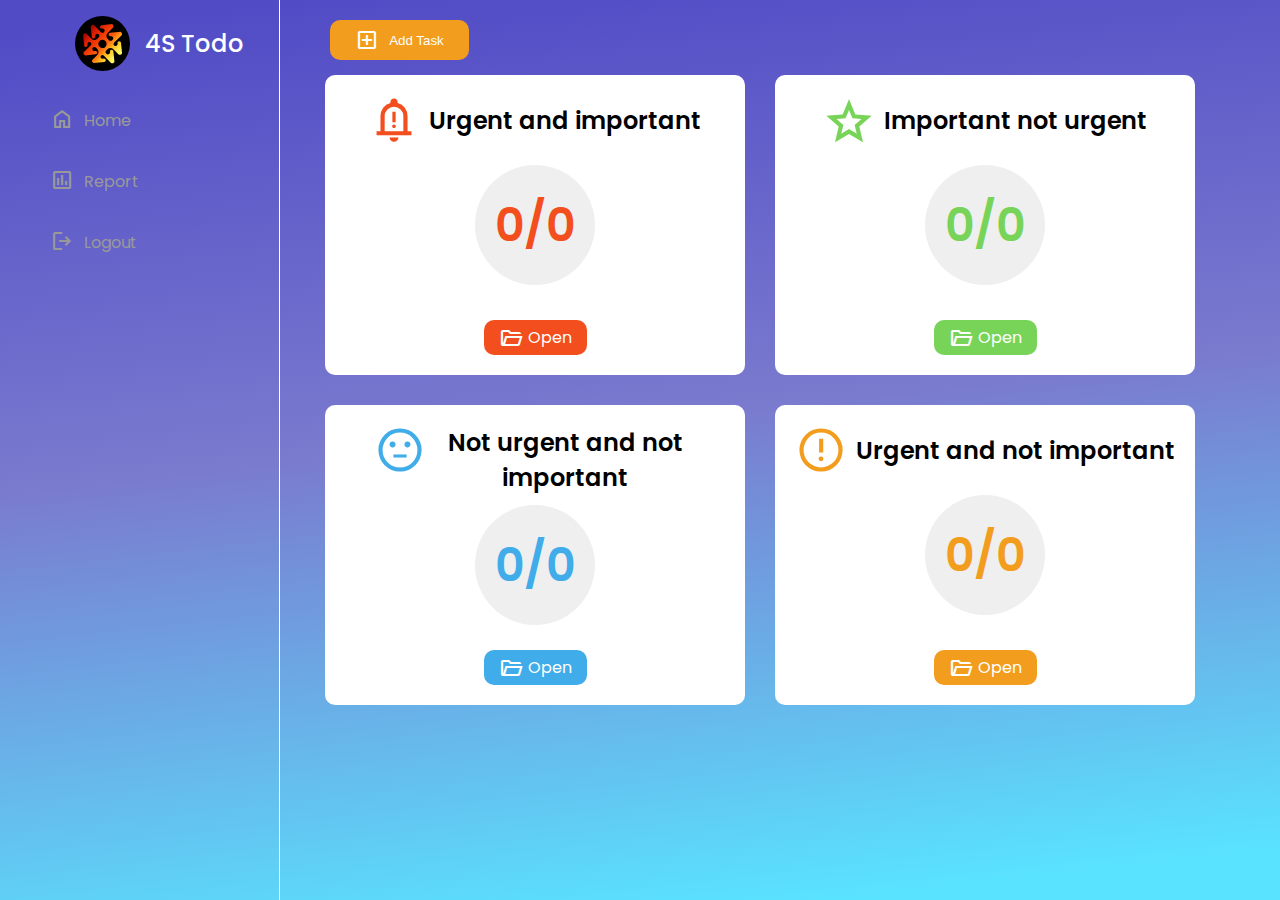
<file: index.html>
<!DOCTYPE html>
<html lang="en">
<head>
    <meta charset="UTF-8">
    <meta http-equiv="X-UA-Compatible" content="IE=edge">
    <meta name="viewport" content="width=device-width, initial-scale=1.0">
    <link href="https://fonts.googleapis.com/css2?family=Poppins:wght@300;600;700&display=swap" rel="stylesheet">
    <link rel="stylesheet" href="https://fonts.googleapis.com/css2?family=Material+Symbols+Outlined:opsz,wght,FILL,GRAD@48,400,0,0" />
    <link rel="stylesheet" href="style.css">
    <title>Document</title>
</head>
<body>
    <div class="container">
        <div class="left">
            <div class="nav">
                <div class="logo">
                    <img src="asset/pic/Logo_round_black.svg" alt="logo">
                    <span>4S Todo</span>
                </div>
                <ul class="nav-list">
                    <li class="nav-item"><a href="/"><span class="material-symbols-outlined">home</span>Home</a></li>
                    <li class="nav-item"><a href="report.html"><span class="material-symbols-outlined">
                        insert_chart
                        </span>Report</a></li>
                    <li class="nav-item"><a href="#"><span class="material-symbols-outlined">
                        logout
                        </span>Logout</a></li>
                </ul>
            </div>
        </div>
        <div class="right">
            <div class="action">
                <button onclick="openOverlay()"><span class="material-symbols-outlined">add_box</span>Add Task</button>
                    <div id="overlay">
                        <form action="#" class="task-form">
                            <h3>Add Task<span class="material-symbols-outlined" onclick="closeOverlay()">
                                close
                                </span ></h3>
                            <div class="input-block">
                                <label for="task-name">Task Name</label>
                                <input type="text" name="taskName" id="task-name">
                            </div>
                            <div class="input-block selection">
                                <label for="task-tag">Tag</label>
                                <input style="cursor:pointer" type="text" name="saveto" id="task-tag" placeholder="Select an option" readonly>
                                <ul id="options">
                                    <li class="option-item" onclick="show('Life')">Life</li>
                                    <li class="option-item" onclick="show('Work')">Work</li>
                                    <li class="option-item" onclick="show('Business')">Business</li>
                                    <li class="option-item" onclick="show('Sport')">Sport</li>
                                </ul>
                            </div>
                            <div class="input-block selection">
                                <label for="save-to">Save-to</label>
                                <input style="cursor:pointer" type="text" name="saveto" id="save-to" placeholder="Select an option" readonly>
                                <ul id="options">
                                    <li class="option-item" onclick="show2('Urgent and important')">
                                        <span class="material-symbols-outlined first">
                                            notification_important
                                            </span> Urgent and important</li>
                                    <li  class="option-item"  onclick="show2('Important not urgent')">
                                        <span class="material-symbols-outlined second">
                                            star
                                            </span>
                                             Important not urgent
                                    </li>
                                    <li class="option-item"  onclick="show2('Not urgent and not important')">
                                        <span class="material-symbols-outlined third">
                                            sentiment_neutral
                                            </span>
                                             Not urgent and not important
                                    </li>
                                    <li class="option-item" onclick="show2('Urgent and not important')">
                                        <span class="material-symbols-outlined fourth">
                                            error
                                            </span>
                                             Urgent and not important
                                    </li>
                                </ul>
                            </div>
                            <div class="input-block">
                                <label for="notes">Notes</label>
                                <textarea name="notes" id="notes" cols="30" rows="10"></textarea>
                            </div>
                            <div class="task-action">
                                <button id="accept" style="background-color: #F29D1E;">
                                    Accept
                                </b utton>
                                <button id="cancel" onclick="closeOverlay()">
                                    Cancel
                                </button>
                            </div>
                        </form>
                    </div>
            </div>
            <main class="card-list">
                <div class="column">
                    <section class="card-item first">
                        <div class="heading">
                            <span class="material-symbols-outlined">
                                notification_important
                                </span>
                            <h2>Urgent and important</h2>
                        </div>
                        <div class="score">
                            <span class="completed">0</span>
                            /
                            <span class="uncompleted">0</span>
                        </div>
                        <a href="card.html"><span class="material-symbols-outlined">
                            folder_open
                            </span>Open</a href="card.html">
                    </section>
                </div>
                <div class="column">
                    <section class="card-item second">
                        <div class="heading">
                            <span class="material-symbols-outlined">
                                star
                                </span>
                            <h2>Important not urgent</h2>
                        </div>
                        <div class="score">
                            <span class="completed">0</span>
                            /
                            <span class="uncompleted">0</span>
                        </div>
                        <a href="card.html"><span class="material-symbols-outlined">
                            folder_open
                            </span>Open</a href="card.html">
                    </section>
                </div>
                <div class="column">
                    <section class="card-item third">
                        <div class="heading">
                            <span class="material-symbols-outlined" style="transform: translate(30px,-10px);">
                                sentiment_neutral
                                </span>
                            <h2>Not urgent and not important</h2>
                        </div>
                        <div class="score">
                            <span class="completed">0</span>
                            /
                            <span class="uncompleted">0</span>
                        </div>
                        <a href="card.html"><span class="material-symbols-outlined">
                            folder_open
                            </span>Open</a href="card.html">
                    </section>
                </div>
               <div class="column">
                <section class="card-item fourth">
                    <div class="heading">
                        <span class="material-symbols-outlined">
                            error
                            </span>
                        <h2>Urgent and not important</h2>
                    </div>
                    <div class="score">
                        <span class="completed">0</span>
                        /
                        <span class="uncompleted">0</span>
                    </div>
                    <a href="card.html"><span class="material-symbols-outlined">
                        folder_open
                        </span>Open</a href="card.html">
                </section>
               </div>
            </main>
            <div class="footer">

            </div>
        </div>
    </div>
    <script>
        let input = document.getElementById('task-tag');
        let input2 = document.getElementById('save-to');
        let selection = document.getElementsByClassName('selection');
        function show(text){
            input.value = text;
        }
        function show2(text){
            input2.value = text;
        }
        Array.from(selection).forEach(element=>{
            element.onclick = function(){
                element.classList.toggle('active');
            }
        })

        function closeOverlay(){
            document.getElementById('overlay').style.display="none";
        }
        function openOverlay(){
            document.getElementById('overlay').style.display="flex";
        }
    </script>
</body>
</html>
</file>
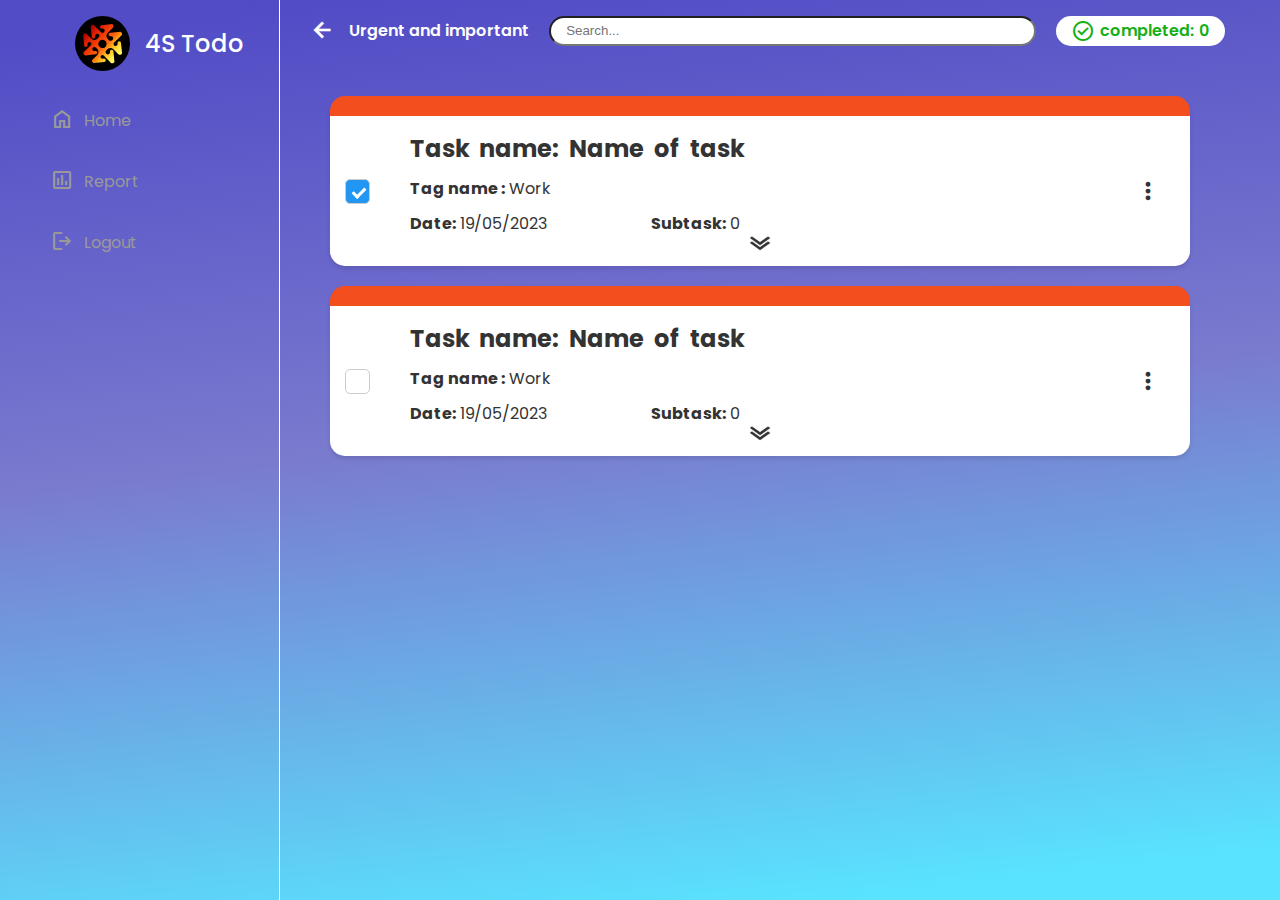
<file: card.html>
<!DOCTYPE html>
<html lang="en">
<head>
    <meta charset="UTF-8">
    <meta http-equiv="X-UA-Compatible" content="IE=edge">
    <meta name="viewport" content="width=device-width, initial-scale=1.0">
    <link href="https://fonts.googleapis.com/css2?family=Poppins:wght@300;600;700&display=swap" rel="stylesheet">
    <link rel="stylesheet" href="https://fonts.googleapis.com/css2?family=Material+Symbols+Outlined:opsz,wght,FILL,GRAD@48,400,0,0" />
    <link rel="stylesheet" href="card.css">
    <title>Document</title>
</head>
<body>
    <div class="container">
        <div class="left">
            <div class="nav">
                <div class="logo">
                    <img src="/asset/pic/Logo_round_black.svg" alt="logo">
                    <span>4S Todo</span>
                </div>
                <ul class="nav-list">
                    <li class="nav-item"><a href="/"><span class="material-symbols-outlined">home</span>Home</a></li>
                    <li class="nav-item"><a href="report.html"><span class="material-symbols-outlined">
                        insert_chart
                        </span>Report</a></li>
                    <li class="nav-item"><a href="#"><span class="material-symbols-outlined">
                        logout
                        </span>Logout</a></li>
                </ul>
            </div>
        </div>
        <div class="right">
            <div class="nav">
                <a href="index.html" class="return-btn">
                    <span class="material-symbols-outlined" >
                        arrow_back
                        </span>
                </a>
                <span class="return-text">
                    Urgent and important
                </span>
                <input type="text" name="search" placeholder="Search...">
                <div class="status">
                    <span class="material-symbols-outlined">
                        check_circle
                        </span>
                        completed:
                        <span class="completed-count">
                            0
                        </span>
                </div>
            </div>
                <div class="task-list">
                    <div class="task-item color-red">
                        <label class="container">
                            <input type="checkbox" checked="checked">
                            <span class="checkmark"></span>
                          </label>
                        <div class="content">
                            <h2>Task name: Name of task</h2>
                            <p><strong>Tag name :</strong> Work</p>
                            <div class="footer">
                                <span class="date"><strong>Date:</strong> 19/05/2023</span>
                                <span class="sub-task">
                                    <strong>Subtask:</strong> 0
                                </span>
                            </div>
                            
                        </div>
                        <span class="material-symbols-outlined more-action">more_vert</span>
                        <ul class="action">
                            <li><span class="material-symbols-outlined">visibility</span>View subtask</li>
                            <li><span class="material-symbols-outlined">
                                edit
                                </span>Edit</li>
                            <li><span class="material-symbols-outlined">
                                delete
                                </span>Delete</li>
                        </ul>
                        <span class="material-symbols-outlined more-down">
                            expand_more
                            </span>
                        <div class="desc" contenteditable="true">
                            description
                        </div>
                    </div>
                    <div class="task-item color-red">
                        <label class="container">
                            <input type="checkbox" >
                            <span class="checkmark"></span>
                          </label>
                        <div class="content">
                            <h2>Task name: Name of task</h2>
                            <p><strong>Tag name :</strong> Work</p>
                            <div class="footer">
                                <span class="date"><strong>Date:</strong> 19/05/2023</span>
                                <span class="sub-task">
                                    <strong>Subtask:</strong> 0
                                </span>
                            </div>
                            
                        </div>
                        <span class="material-symbols-outlined more-action">more_vert</span>
                        <ul class="action">
                            <li><span class="material-symbols-outlined">visibility</span>View subtask</li>
                            <li><span class="material-symbols-outlined">
                                edit
                                </span>Edit</li>
                            <li><span class="material-symbols-outlined">
                                delete
                                </span>Delete</li>
                        </ul>
                        <span class="material-symbols-outlined more-down">
                            expand_more
                            </span>
                        <div class="desc" contenteditable="true">
                            description
                        </div>
                    </div>
                </div>
            <div class="footer">

            </div>
        </div>
    </div>
    <script>
       let moreBtns = Array.from(document.getElementsByClassName('more-down'));
       moreBtns.forEach(moreBtn =>{
        moreBtn.onclick = ()=>{
            moreBtn.nextElementSibling.classList.toggle('open');
        }
       })
       let moreAction = Array.from(document.getElementsByClassName('more-action'));
       moreAction.forEach(action =>{
        action.onclick = ()=>{
            var actionBox = action.nextElementSibling;
            actionBox.classList.toggle('open');
            actionItems = Array.from(actionBox.children);
            actionItems.forEach(actionItem=>{
                actionItem.onclick = ()=>{
                    actionBox.classList.toggle('open');
                }
            })
        }
       })
       
    </script>
</body>
</html>
</file>
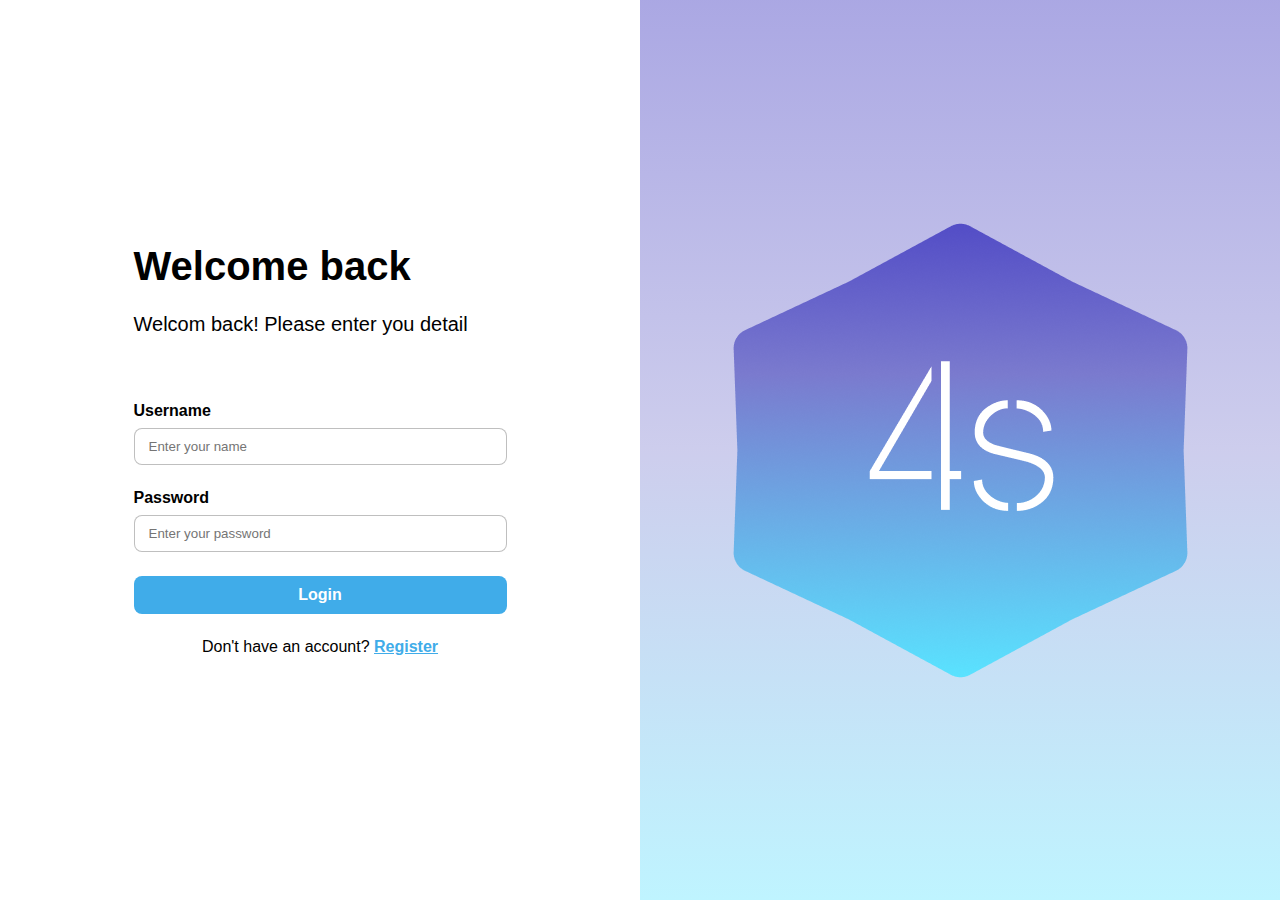
<file: login.html>
<!DOCTYPE html>
<html lang="en">
<head>
    <meta charset="UTF-8">
    <meta http-equiv="X-UA-Compatible" content="IE=edge">
    <meta name="viewport" content="width=device-width, initial-scale=1.0">
    <link rel="stylesheet" href="./asset/css/login.css">
    <title>Document</title>
</head>
<body>
    <div class="app">
        <div class="left-content">

            <div class="wrap-form">
                <h3>Welcome back</h3>
                <p>Welcom back! Please enter you detail</p>
                <form action="index.html">
                    <div class="wrap-input">
                        <label>Username</label>
                        <input type="text" placeholder="Enter your name">
                    </div>
                    <div class="wrap-input">
                        <label>Password</label>
                        <input type="password" placeholder="Enter your password">
                    </div>
                    <div class="wrap-input">
                        <input type="button" value="Login" onclick="window.open('index.html','_self')">
                    </div>
                    <div class="wrap-recom">
                        <p>Don't have an account? <a href="register.html">Register</a></p>
                    </div>
                </form>
            </div>
        </div>

        <div class="right-content">
            <img src="./asset/pic/Logo4S.png" alt="Logo">
        </div>
    </div>
</body>
</html>
</file>
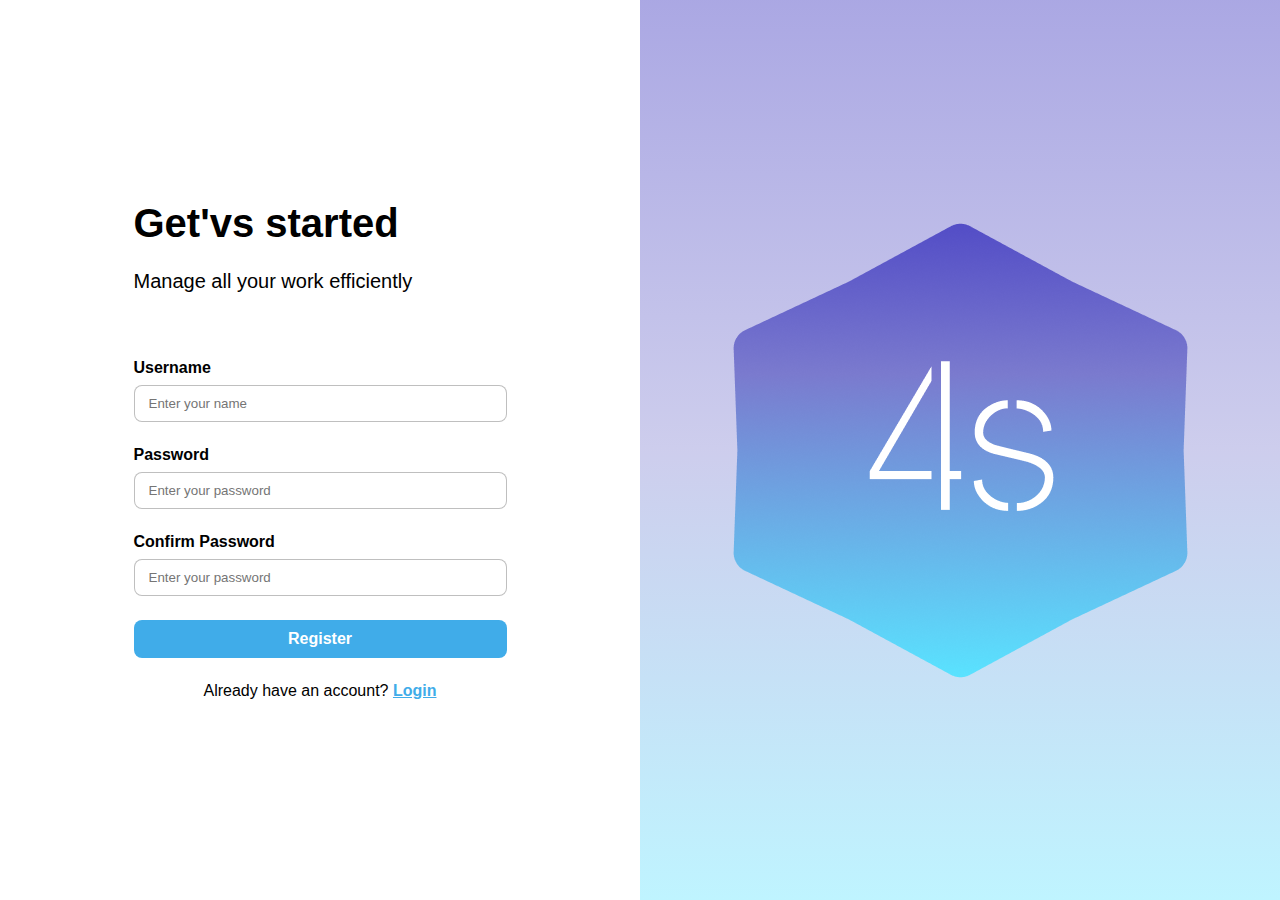
<file: register.html>
<!DOCTYPE html>
<html lang="en">
<head>
    <meta charset="UTF-8">
    <meta http-equiv="X-UA-Compatible" content="IE=edge">
    <meta name="viewport" content="width=device-width, initial-scale=1.0">
    <link rel="stylesheet" href="./asset/css/login.css">
    <title>Document</title>
</head>
<body>
    <div class="app">
        <div class="left-content">

            <div class="wrap-form">
                <h3>Get'vs started</h3>
                <p>Manage all your work efficiently</p>
                <div>
                    <div class="wrap-input">
                        <label>Username</label>
                        <input type="text" placeholder="Enter your name">
                    </div>
                    <div class="wrap-input">
                        <label>Password</label>
                        <input type="password" placeholder="Enter your password">
                    </div>
                    <div class="wrap-input">
                        <label>Confirm Password</label>
                        <input type="password" placeholder="Enter your password">
                    </div>
                    <div class="wrap-input">
                        <input type="button" value="Register">
                    </div>
                    <div class="wrap-recom">
                        <p>Already have an account? <a href="login.html">Login</a></p>
                    </div>
                </div>
            </div>
        </div>

        <div class="right-content">
            <img src="./asset/pic/Logo4S.png" alt="Logo">
        </div>
    </div>
</body>
</html>
</file>
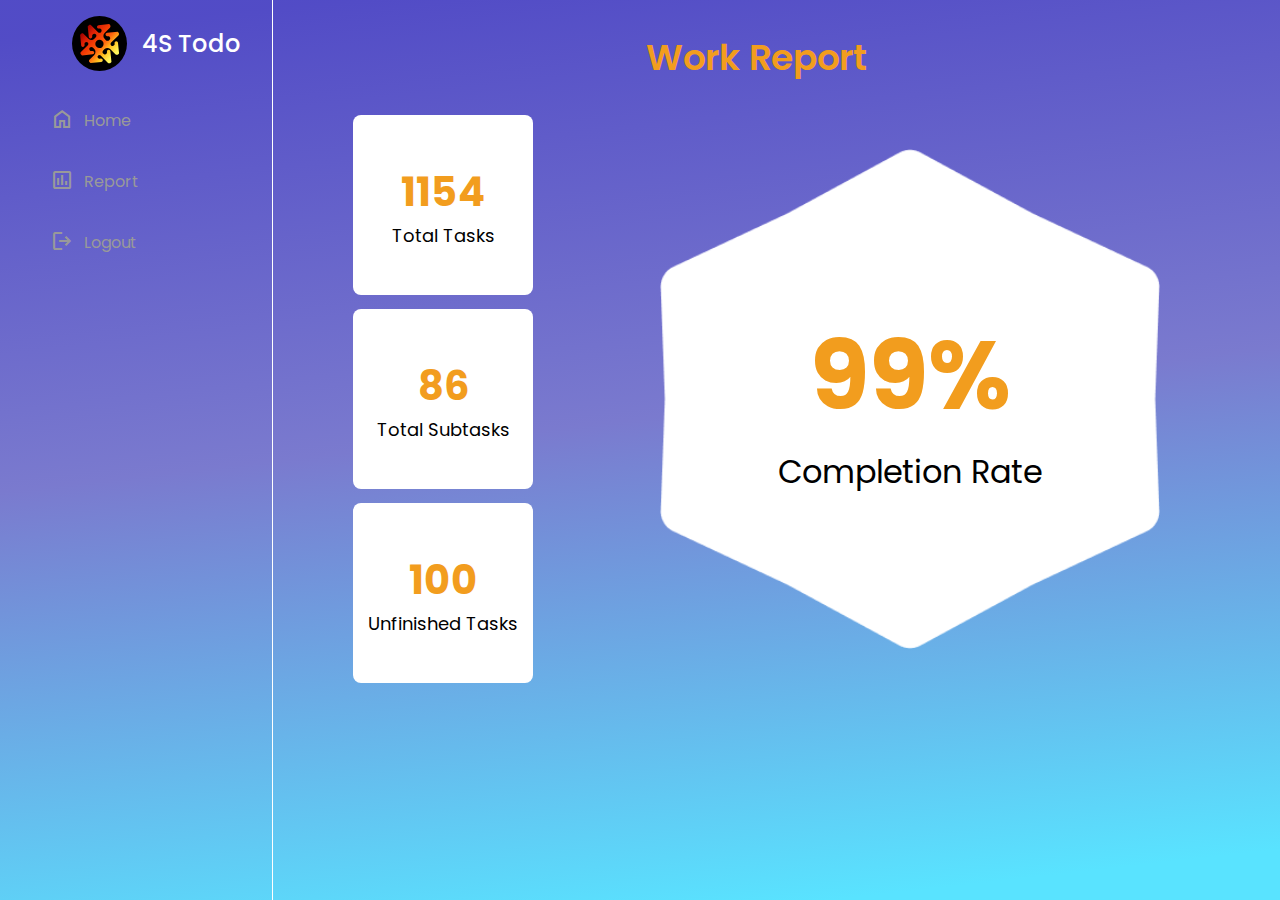
<file: report.html>
<!DOCTYPE html>
<html lang="en">
<head>
    <meta charset="UTF-8">
    <meta http-equiv="X-UA-Compatible" content="IE=edge">
    <meta name="viewport" content="width=device-width, initial-scale=1.0">
    <link href="https://fonts.googleapis.com/css2?family=Poppins:wght@300;600;700&display=swap" rel="stylesheet">
    <link rel="stylesheet" href="https://fonts.googleapis.com/css2?family=Material+Symbols+Outlined:opsz,wght,FILL,GRAD@48,400,0,0" />
    <link rel="stylesheet" href="./asset/css/report.css">
    <title>Document</title>
</head>
<body>
    <div class="container">
        <div class="left">
            <div class="nav">
                <div class="logo">
                    <img src="/asset/pic/Logo_round_black.svg" alt="logo">
                    <span>4S Todo</span>
                </div>
                <ul class="nav-list">
                    <li class="nav-item"><a href="/"><span class="material-symbols-outlined">home</span>Home</a></li>
                    <li class="nav-item"><a href="#"><span class="material-symbols-outlined">
                        insert_chart
                        </span>Report</a></li>
                    <li class="nav-item"><a href="#"><span class="material-symbols-outlined">
                        logout
                        </span>Logout</a></li>
                </ul>
            </div>
        </div>
        <div class="right">
            <div class="right_title">
                <h1>Work Report</h1>
            </div>
            <div class="right_body">
                <div class="body_left">
                    <div class="body_left_item">
                        <h2>1154</h2>
                        <p>Total Tasks</p>
                    </div>
                    <div class="body_left_item">
                        <h2>86</h2>
                        <p>Total Subtasks</p>
                    </div>
                    <div class="body_left_item">
                        <h2>100</h2>
                        <p>Unfinished Tasks</p>
                    </div>
                </div>
                <div class="body_right">
                        <div class="body_right_item">
                            <h2>99%</h2>
                            <p>Completion Rate</p>
                        </div>
                </div>
            </div>
        </div>
    </div>
</body>
</html>
</file>
<file: style.css>
*{
    padding:0;
    margin:0;
    box-sizing: border-box;
}

body{
    font-family: 'Poppins', sans-serif;
    background-image:linear-gradient(173.53deg, rgba(33, 25, 182, 0.78) 3.63%, rgba(47, 47, 179, 0.64) 47.01%, rgba(0, 212, 255, 0.65) 95.15%);
    background-repeat: no-repeat;
    height: 100vh;
}

.container{
    max-width:1200px;
    margin:0 auto;
    display:flex;
}

.left{
    width: 300px;
    height:100vh;
    border-right:1px solid white;
}

.logo{
    padding:16px;
    display:flex;
    justify-content: center;
    align-items: center;
}

.logo span{
    color:white;
    font-size: 24px;
    font-weight: 500;
    margin-left: 15px;
}

.nav-list{
    list-style-type: none;
}

.nav-item span{
    margin-right: 10px;
    transform: translateY(5px);
}

.nav-item a{
    color:#999999;
    text-decoration: none;
    display:block;
    padding:15px 10px;
}

.nav-item:hover a{
    color:white;
}

.right{
    width:100%;
}

.right>.action{
    display: flex;
    width:100%;
    align-items: flex-end;
    padding:20px 50px 0;
    position:relative;
}

.action> button{
    display:flex;
    align-items: center;
    padding:15px 25px;
    height:40px;
    border-radius: 10px;
    border:none;
    background-color: #F29D1E;
    color:white;
    cursor:pointer;
}
.action> button span{
    margin-right:10px;
}

.action> button:hover{
    opacity:0.9;
}

.card-list{
    display:flex;
    padding:0 50px;
    flex-wrap:wrap;
    margin:0 -20px;
}

.column{
    width: 50%;
    padding:15px;
    height:330px;
}

.card-item{
    background-color: white;
    border-radius:10px;
    display:flex;
    flex-direction: column;
    align-items: center;
    width: 100%;
    height:100%;
    justify-content: space-between;
    padding:20px;
}

.card-item .heading{
    display:flex;
    align-items:center;    
}

.card-item .heading h2{
    font-weight: 600;
    text-align: center;
    color:black;
    margin-left:10px;
}

.card-item .heading span{
    font-weight: 600;
    font-size:50px;
}

.card-item .score{
    width:120px;
    height:120px;
    background-color:#EFEFEF;
    display:flex;
    border-radius: 50%;
    justify-content: center;
    align-items: center;
    font-weight:600;
    font-size:46px;
}

.card-item.first, .option-item>.first{
    color:#F24E1E;

}
.card-item.first a{
    background-color: #F24E1E;
}

.card-item.second,.option-item>.second{
    color:#78D458;

}
.card-item.second a{
    background-color: #78D458;
}

.card-item.third,.option-item>.third{
    color:#40ACE9;

}
.card-item.third a{
    background-color: #40ACE9;
}

.card-item.fourth,.option-item>.fourth{
    color:#F29D1E;

}
.card-item.fourth a{
    background-color: #F29D1E;
}

.card-item a{
    text-decoration: none;
    display: flex;
    align-items: center;
    border:none;
    border-radius: 10px;
    padding:5px 15px;
    margin-top:15px;
    color:white;
    cursor:pointer;
}

.card-item a>span{
    margin-right:5px;
}

.card-item a:hover{
    opacity:0.8;
}

#overlay{
    width: 100%;
    height:100%;
    position: fixed;
    top:0;
    left:0;
    background-color: rgba(0,0,0,0.3);
    z-index: 1;
    display: flex;
    justify-content: center;
    align-items: center;
    display:none;
}

.task-form{
    position:absolute;
    background:white;
    box-shadow: 1px 1px 4px rgba(0,0,0,0.3);
    border-radius: 10px;
    padding:15px;
}


.task-form>h3>span{
    float:right;
    cursor: pointer;
}

.input-block{
    display:flex;
    flex-direction: column;
    margin-top:15px;
}

.input-block label{
    font-size: 14px;
    font-weight: 600;
}

.input-block>input, .input-block>textarea{
    font-size: 16px;
    margin-top:5px;
    padding:8px;
    border-radius: 10px;
    outline: none;
    border:none;
    box-shadow: 1px 1px 4px rgba(0,0,0,0.2);
    border-bottom: 1px solid black;
}

.task-action{
    display:flex;
    justify-content: space-between;
}

.task-action>button{
    width:120px;
    padding:8px;
    margin:15px 0;
    border-radius: 10px;
    border:none;
    font-weight: 500;
}

.select_expand{
    padding:8px;
}

.selection{
    position: relative;
}
.selection::after{
    content: "";
    padding: 3px;
    border:2px solid black;
    border-top-color: transparent;
    border-right-color: transparent;
    position: absolute;
    right:10px;
    top:60%;
    transform:rotate(-45deg);
    transition:transform 0.5s ease;
}

.selection.active::after{
    transform: rotate(135deg);
}

#options{
    list-style-type: none;
    position:absolute;
    background: white;
    box-shadow: 1px 1px 4px rgba(0,0,0,0.2);
    width:100%;
    border-radius: 10px;
    top:110%;
    left: 0;
    display:none;
    overflow: hidden;
    animation:fade-in 0.5s;
    z-index: 2;
}

.selection.active #options{
    display:block;
}

@keyframes fade-in{
    from{
        opacity: 0;
    }
    to{
        opacity: 1;
    }
}

#options .option-item{
    padding:5px 10px;
    cursor: pointer;
    display: flex;
    align-items: center;
}

#options li:hover{
    background-image:linear-gradient(173.53deg, rgba(33, 25, 182, 0.78) 3.63%, rgba(47, 47, 179, 0.64) 47.01%, rgba(0, 212, 255, 0.65) 95.15%);
    text-transform: capitalize;
}

.option-item>span{
    margin-right:5px;
}

#cancel:hover{
    opacity: 0.8;
    cursor: pointer;
}
</file>
<file: card.css>
*{
    padding:0;
    margin:0;
    box-sizing: border-box;
}

.color-red{
    color:#F24E1E;
}

body{
    font-family: 'Poppins', sans-serif;
    background-image:linear-gradient(173.53deg, rgba(33, 25, 182, 0.78) 3.63%, rgba(47, 47, 179, 0.64) 47.01%, rgba(0, 212, 255, 0.65) 95.15%);
    background-repeat: no-repeat;
    height: 100vh;
}

.container{
    max-width:1200px;
    margin:0 auto;
    display:flex;
}

.left{
    width: 300px;
    height:100vh;
    border-right:1px solid white;
}

.logo{
    padding:16px;
    display:flex;
    justify-content: center;
    align-items: center;
}

.logo span{
    color:white;
    font-size: 24px;
    font-weight: 500;
    margin-left: 15px;
}

.nav-list{
    list-style-type: none;
}

.nav-item span{
    margin-right: 10px;
    transform: translateY(5px);
}

.nav-item a{
    color:#999999;
    text-decoration: none;
    display:block;
    padding:15px 10px;
}

.nav-item:hover a{
    color:white;
}

.right{
    width:100%;
}

.right>.nav{
    display:flex;
    width: 100%;
    justify-content: space-between;
    padding:15px 15px;
    align-items: center;
}

.right .return-btn{
    padding:0 15px;
}
.right .return-btn>span{
    color:white;
    font-weight: 600;
    transform: translateY(3px);
}

.right .return-text{
    color:white;
    font-weight: 600;
}
.right>.nav input{
    flex-grow: 1;
    margin:0 20px;
    height:30px;
    padding:5px 15px;
    outline: none;
    border-radius: 15px;
}

.right .status{
    display:flex;
    background-color: white;
    border-radius: 15px;
    height: 30px;
    align-items: center;
    padding:0 10px;
    color:rgb(22, 175, 22);
    font-weight: 600;
}

.right .status>span{
    margin:0 5px;
}

.task-list{
    padding:15px 50px;
}

.task-item{
    display: flex;
    width:100%;
    border-radius: 15px;
    border-top:20px solid currentColor;
    background-color: white;
    justify-content: space-between;
    align-items: center;
    padding:0 15px;
    position:relative;
    box-shadow: 0 3px 4px rgba(0,0,0,0.1);
    margin-top:20px;
}

.task-item .content{
    flex-grow: 1;
    padding:15px 30px 30px;
}

.task-item .content>h2{
    color:#333;
    word-spacing: 5px;
}

.task-item .content>p{
    color:#333;
    margin:10px 0;
}

.task-item .content>.footer span{
    color:#333;
}

.task-item .content>.footer .sub-task{
    margin-left:100px;
}

.task-item>input{
    width:15px;
    height:15px;
}

.task-item>.container {
    display: block;
    position: relative;
    padding-left: 35px;
    margin-bottom: 25px;
    cursor: pointer;
    font-size: 22px;
    -webkit-user-select: none;
    -moz-user-select: none;
    -ms-user-select: none;
    user-select: none;
  }

.task-item .container input {
    position: absolute;
    opacity: 0;
    cursor: pointer;
    height: 0;
    width: 0;
    display: none;
  }
  
.task-item .checkmark {
    position: absolute;
    top: 0;
    left: 0;
    height: 25px;
    width: 25px;
    border:1px solid #ccc;
    border-radius: 5px;
  }

 .task-item>.container:hover input ~ .checkmark {
    background-color: #ccc;
  }
  
 .task-item>.container input:checked ~ .checkmark {
    background-color: #2196F3;
  }
  
  .checkmark:after {
    content: "";
    position: absolute;
    display: none;
  }
  
 .task-item>.container input:checked ~ .checkmark:after {
    display: block;
  }
  
 .task-item>.container .checkmark:after {
    left: 9px;
    top: 5px;
    width: 5px;
    height: 10px;
    border: solid white;
    border-width: 0 3px 3px 0;
    -webkit-transform: rotate(45deg);
    -ms-transform: rotate(45deg);
    transform: rotate(45deg);
  }

  .task-item>.more-action{
    color:#333;
    font-weight: bold;
    cursor:pointer;
    padding:0 15px;
  }

.task-item .more-down{
    position: absolute;
    bottom:5px;
    font-size: 40px;
    left:0;
    text-shadow: 0px 7px;
    color:#333;
    font-weight: 500;
    transform: rotateX(45deg);
    transition:0.25s;
    cursor:pointer;
    width: 100%;
    text-align: center;
}

.task-item .more-down:hover{
    transform: rotateX(0);
}

.task-item>.desc{
    position: absolute;
    background-color: white;
    box-shadow: 1px 1px 4px rgba(0,0,0,0.3);
    padding:15px;
    border-radius: inherit;
    width:100%;
    bottom:-36%;
    left:0;
    z-index:2;
    color:#333;
    outline:none;
    display:none;
}
.task-item>.desc.open{
    display: block;
}

.task-item .action{
    list-style-type: none;
    box-shadow: 1px 1px 4px rgba(0,0,0,0.3);
    border-radius: inherit;
    position:absolute;
    z-index: 3;
    right:0;
    top:70%;
    overflow: hidden;
    background-color: white;
    display:none;
}
.action.open{
    display:block;
}
.task-item .action>li{
    padding:10px 10px;
    display: flex;
    color:#333;
    cursor: pointer;
    font-weight: 600;
}

.task-item .action>li:hover{
   background:linear-gradient(173.53deg, rgba(33, 25, 182, 0.78) 3.63%, rgba(47, 47, 179, 0.64) 47.01%, rgba(0, 212, 255, 0.65) 95.15%);

}
.task-item .action>li>span{
    margin-right:5px;
}
</file>
<file: asset/css/login.css>
*{
    padding: 0;
    margin: 0;
    box-sizing: border-box;
}
html{
    font-family: sans-serif;
}
.app{
    display: flex;
    height: 100vh;
    align-items: center;
    justify-content: center;
}

.left-content{
    flex: 1;
    display: flex;
    justify-content: center;
}
.wrap-form{
   
}

.wrap-form h3{
    font-size: 40px;
    font-weight: 600;
    margin-bottom: 24px;
}
.wrap-form>p{
    font-size: 20px;
    font-weight: 300;
    margin-bottom: 66px;
}
.right-content{
    display: flex;
    align-items: center;
    justify-content: center;
    flex: 1;
    height: 100%;
    background: linear-gradient(rgba(33,25,182,0.38), rgba(47,47,179,0.24), rgba(0, 212, 255, 0.25));
}

.wrap-input{
    display: flex;
    flex-direction: column;
    margin-bottom: 24px;
    width: 373px;
}

.wrap-input input[type="text"],
.wrap-input input[type="password"],
.wrap-input input[type="button"]{
    width: 100%;
    padding: 10px 14px;
    border-radius: 8px;
    border: 1px solid rgba(0,0,0,0.25);
    outline: none;
}
.wrap-input label{
    font-size: 16px;
    font-weight: 600;
    margin-bottom: 8px;
}
.wrap-input input[type="button"]{
    font-size: 16px;
    font-weight: 600;
    color: #fff;
    background-color: #40ACE9;
    border: 0;
    cursor: pointer;
}

.wrap-recom{
    text-align: center;
}
.wrap-recom p{
    font-weight: 300;
}
.wrap-recom a{
    font-weight: 600;
    color: #40ACE9;
}
</file>
<file: asset/css/report.css>
*{
    padding:0;
    margin:0;
    box-sizing: border-box;
}

body{
    font-family: 'Poppins', sans-serif;
    background-image:linear-gradient(173.53deg, rgba(33, 25, 182, 0.78) 3.63%, rgba(47, 47, 179, 0.64) 47.01%, rgba(0, 212, 255, 0.65) 95.15%);
    background-repeat: no-repeat;
    height: 100vh;
}

.container{
    max-width:1200px;
    margin:0 auto;
    display:flex;
}

.left{
    width: 300px;
    height:100vh;
    border-right:1px solid white;
}

.logo{
    padding:16px;
    display:flex;
    justify-content: center;
    align-items: center;
}

.logo span{
    color:white;
    font-size: 24px;
    font-weight: 500;
    margin-left: 15px;
}

.nav-list{
    list-style-type: none;
}

.nav-item span{
    margin-right: 10px;
    transform: translateY(5px);
}

.nav-item a{
    color:#999999;
    text-decoration: none;
    display:block;
    padding:15px 10px;
}

.nav-item:hover a{
    color:white;
}

.right{
    display: flex;
    width: 100%;
    flex-direction: column;
    padding: 0 80px;
}
.right_title{
    width: 100%;
    text-align: center;
    margin: 30px 0;
}
.right_title h1{ 
    font-size: 36px;
    color: #F29D1E;
    font-weight: 600;
}

.right_body{
    display: flex;
    justify-content: space-between;
    align-items: center;
}

.body_left{
    display: flex;
    flex-direction: column;
}

.body_left_item{
    display: flex;
    flex-direction: column;
    height: 180px;
    width: 180px;
    background: #fff;
    align-items: center;
    justify-content: center;
    border-radius: 8px;
}

.body_left_item + .body_left_item{
    margin-top: 14px;
}

.body_left_item h2{
    font-size: 40px;
    color: #F29D1E;
}
.body_left_item p{
    font-size: 18px;
}

.body_right{
    height: 500px;
    width: 500px;
    background-image: url('/asset/pic/Star.png');
    background-repeat: no-repeat;
    background-size: cover;
    display: flex;
    align-items: center;
    justify-items: center;
}

.body_right_item{
    display: flex;
    flex-direction: column;
    align-items: center;
    justify-items: center;
    flex: 1;
}

.body_right_item h2{
    font-size: 96px;
    color: #F29D1E;
}
.body_right_item p{
    font-size: 32px;
}
</file>
